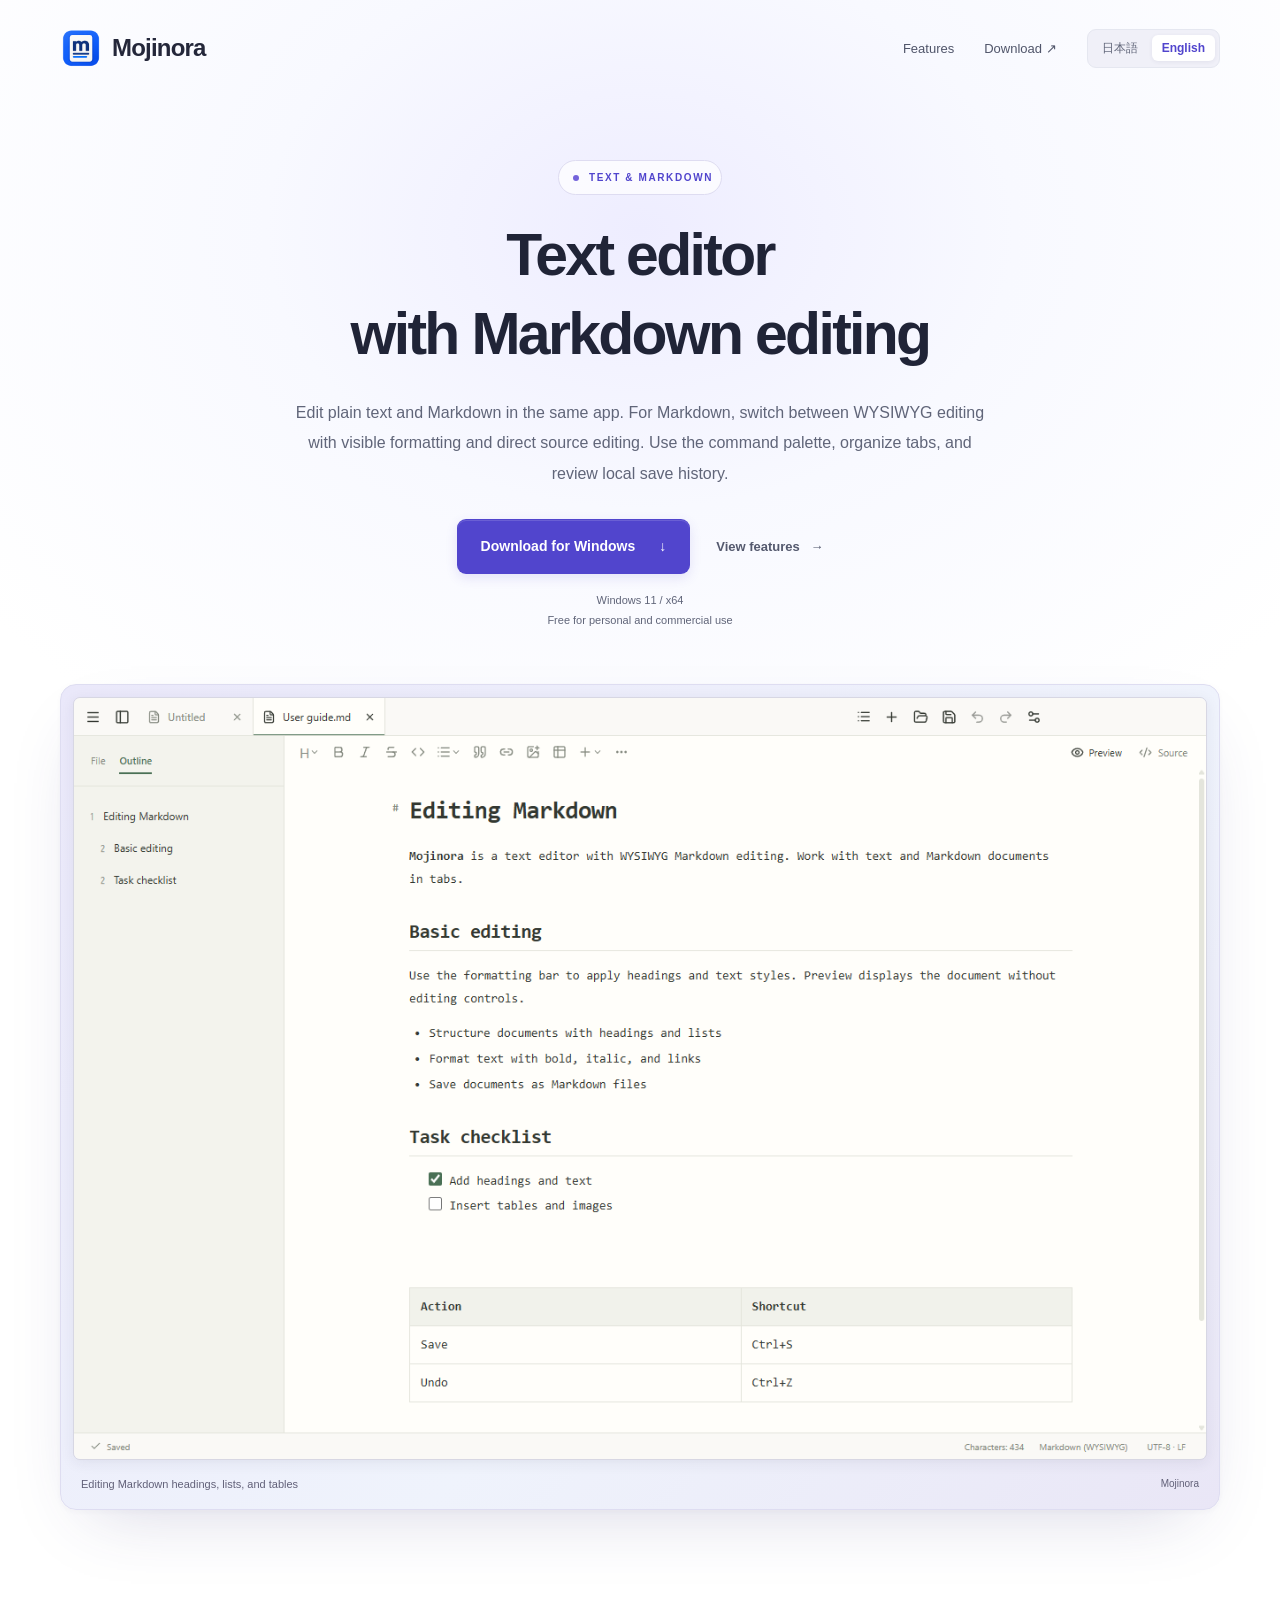
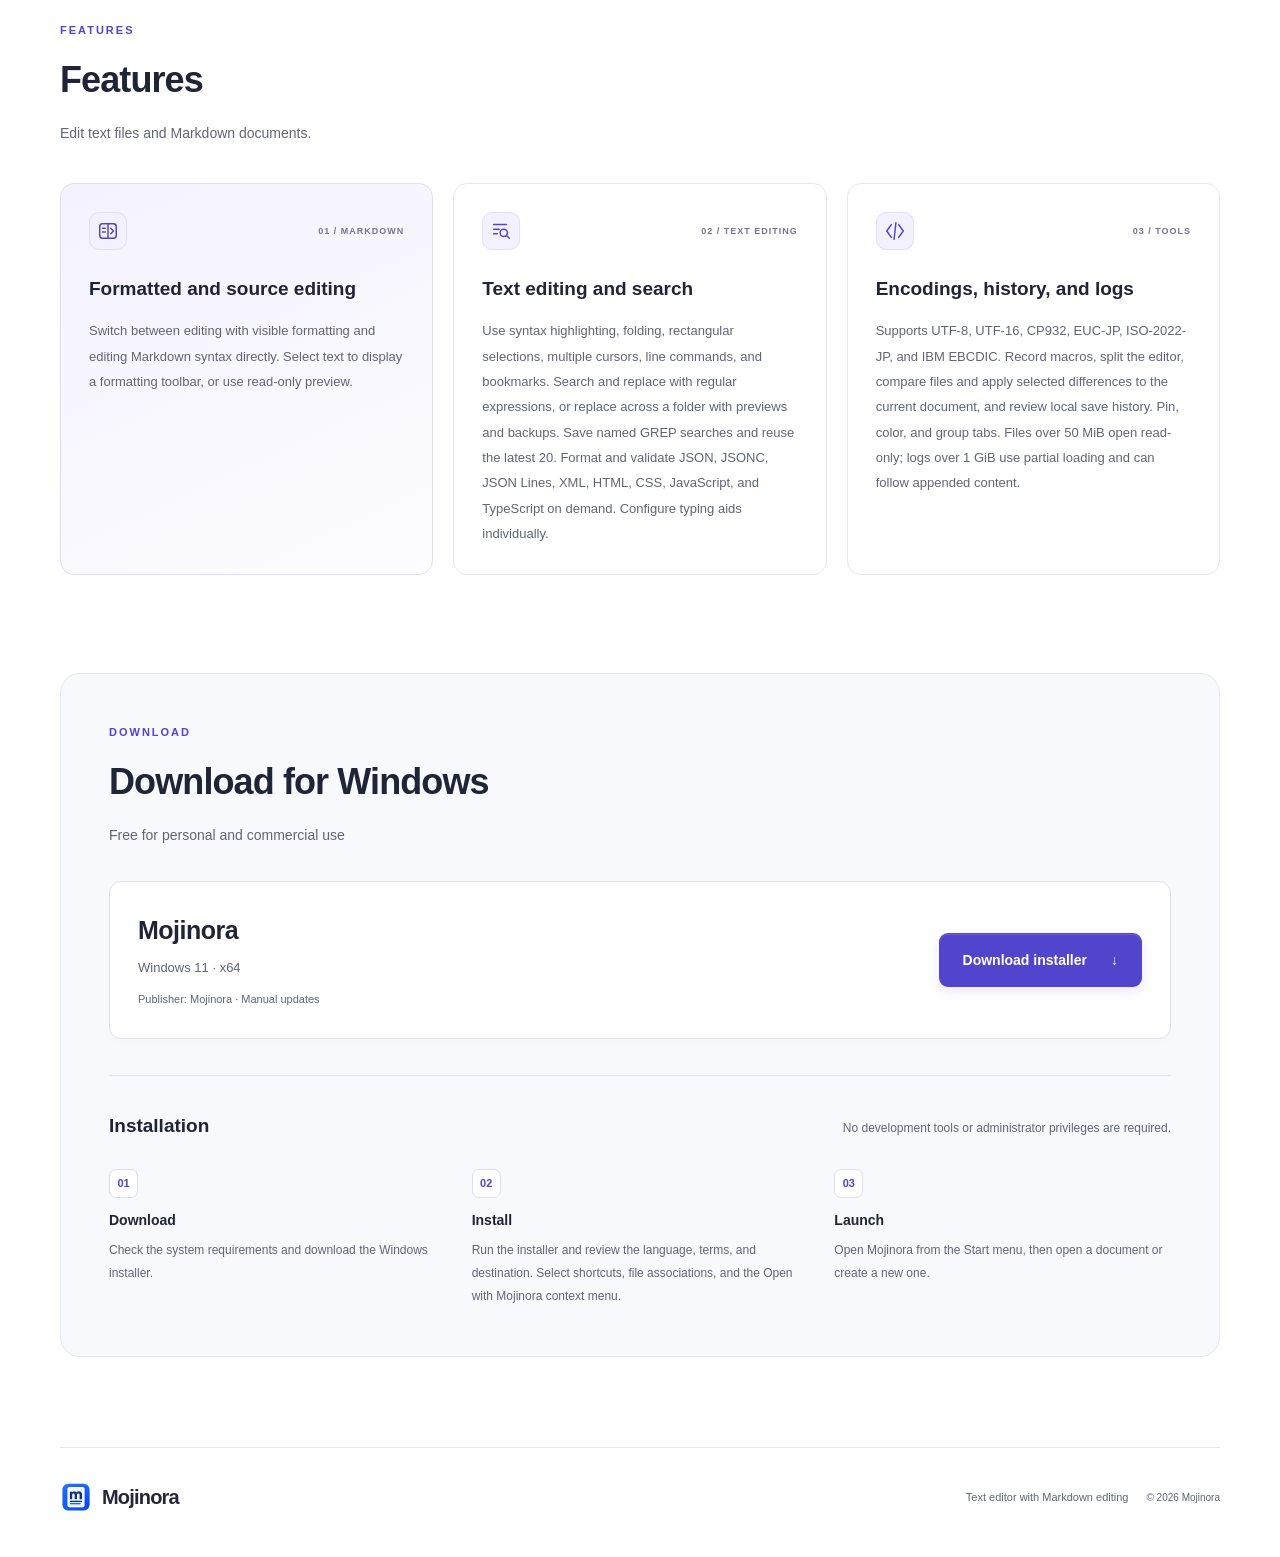
<file: mojinora/index.html>
<!doctype html>
<html lang="en">
<head>
  <meta charset="utf-8">
  <meta name="viewport" content="width=device-width, initial-scale=1">
  <title>Mojinora — Text editor with Markdown editing</title>
  <link rel="icon" href="assets/icon.png" type="image/png">
  <link rel="stylesheet" href="assets/site.css">
  <script src="assets/language.js"></script>
</head>
<body><main class="wrap language-entry"><img src="assets/icon.png" width="64" height="64" alt=""><h1>Mojinora</h1><p>Text editor with Markdown editing</p><nav aria-label="Language / 表示言語"><a class="button primary" href="ja/index.html" lang="ja">日本語</a><a class="button primary" href="en/index.html" lang="en">English</a></nav></main></body>
</html>
</file>
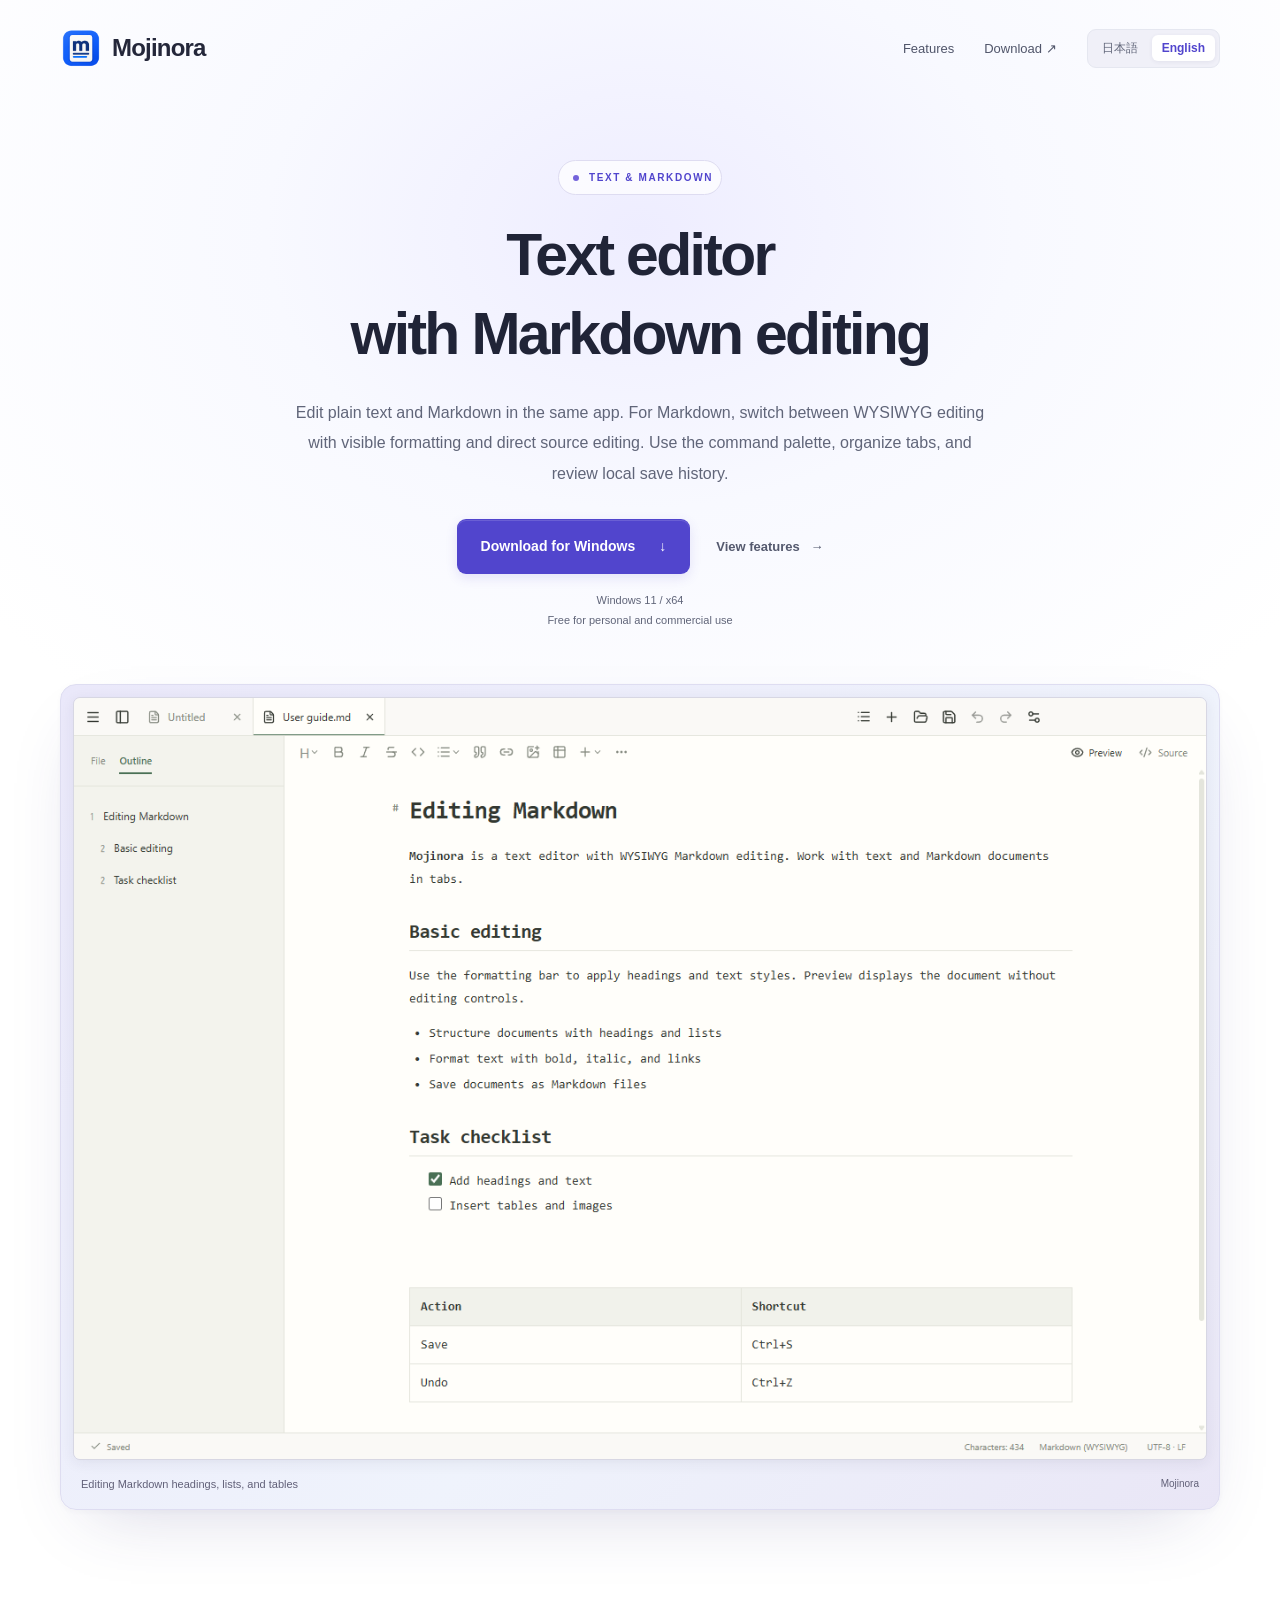
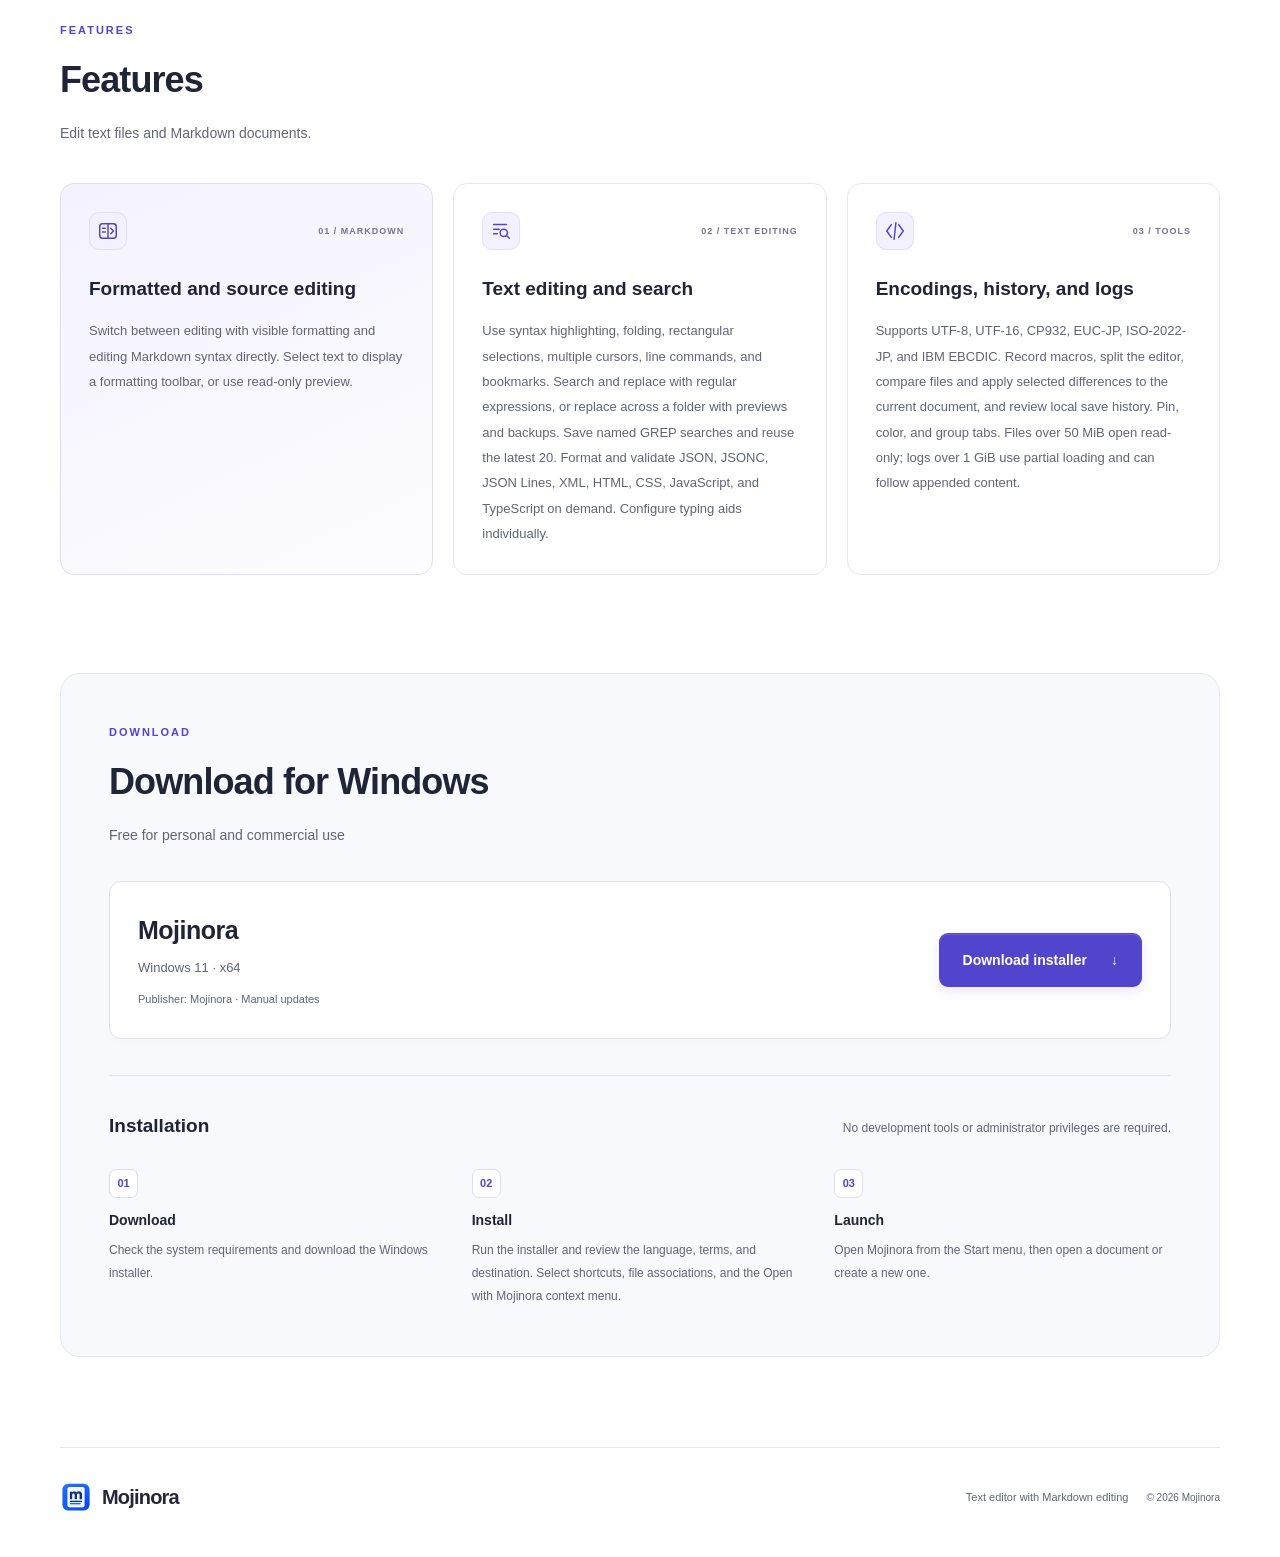
<file: mojinora/en/index.html>
<!doctype html>
<html lang="en">
<head>
  <meta charset="utf-8">
  <meta name="viewport" content="width=device-width, initial-scale=1">
  <meta name="description" content="Mojinora edits plain text and Markdown in tabs, with syntax highlighting, regular expression search, macros, large log viewing, a command palette, tab groups, and local save history. Free for personal and commercial use.">
  <meta name="color-scheme" content="light">
  <title>Mojinora — Text editor with Markdown editing</title>
  <link rel="icon" href="../assets/icon.png" type="image/png">
  <link rel="stylesheet" href="../assets/site.css">
  <link rel="alternate" hreflang="ja" href="../ja/index.html">
  <link rel="alternate" hreflang="en" href="../en/index.html">
  <link rel="alternate" hreflang="x-default" href="../index.html">
</head>
<body>
  <a class="skip-link" href="#main">Skip to content</a>
  <header class="site-header wrap">
    <a class="brand" href="#"><img src="../assets/icon.png" width="42" height="42" alt=""><span>Mojinora</span></a>
    <nav aria-label="Main navigation"><a href="#features">Features</a><a href="#download">Download <span aria-hidden="true">↗</span></a><span class="language-links"><a href="../ja/index.html" lang="ja" hreflang="ja" aria-current="false">日本語</a><span aria-hidden="true">/</span><a href="../en/index.html" lang="en" hreflang="en" aria-current="page">English</a></span></nav>
  </header>
  <main id="main">
    <section class="hero wrap" aria-labelledby="hero-title">
      <p class="eyebrow"><span class="dot" aria-hidden="true"></span> TEXT &amp; MARKDOWN</p>
      <h1 id="hero-title"><span>Text editor </span><span>with Markdown editing</span></h1>
      <p class="lead">Edit plain text and Markdown in the same app. For Markdown, switch between WYSIWYG editing with visible formatting and direct source editing. Use the command palette, organize tabs, and review local save history.</p>
      <div class="hero-actions"><a class="button primary installer-download" href="https://github.com/marinworks/marinworks.github.io/releases/download/mojinora-release/Mojinora-Setup-latest-x64.exe">Download for Windows <span aria-hidden="true">↓</span></a><a class="text-link" href="#features">View features <span aria-hidden="true">→</span></a></div>
      <p class="download-caption">Windows 11 / x64<br>Free for personal and commercial use</p>
      <figure class="app-preview"><img src="../assets/editor-en.png" width="1280" height="860" alt="Mojinora in formatted editing mode, with headings, a bulleted list, a task list, and a table in one document." fetchpriority="high"><figcaption>Editing Markdown headings, lists, and tables<span>Mojinora</span></figcaption></figure>
    </section>
    <section id="features" class="features wrap" aria-labelledby="features-title">
      <div class="section-heading"><p class="eyebrow">FEATURES</p><h2 id="features-title">Features</h2><p>Edit text files and Markdown documents.</p></div>
      <div class="feature-grid">
        <article><div class="feature-top"><svg class="feature-icon" viewBox="0 0 24 24" fill="none" stroke="currentColor" stroke-width="1.6" stroke-linecap="round" stroke-linejoin="round" aria-hidden="true"><rect x="3" y="4" width="18" height="16" rx="3"/><path d="M12 4v16M6 9h3m-3 4h3m6-4 3 3-3 3"/></svg><span class="feature-number">01 / MARKDOWN</span></div><h3>Formatted and source editing</h3><p>Switch between editing with visible formatting and editing Markdown syntax directly. Select text to display a formatting toolbar, or use read-only preview.</p></article>
        <article><div class="feature-top"><svg class="feature-icon" viewBox="0 0 24 24" fill="none" stroke="currentColor" stroke-width="1.6" stroke-linecap="round" stroke-linejoin="round" aria-hidden="true"><path d="M4 5h14M4 10h6M4 15h4"/><circle cx="15" cy="14" r="4"/><path d="m18 17 3 3"/></svg><span class="feature-number">02 / TEXT EDITING</span></div><h3>Text editing and search</h3><p>Use syntax highlighting, folding, rectangular selections, multiple cursors, line commands, and bookmarks. Search and replace with regular expressions, or replace across a folder with previews and backups. Save named GREP searches and reuse the latest 20. Format and validate JSON, JSONC, JSON Lines, XML, HTML, CSS, JavaScript, and TypeScript on demand. Configure typing aids individually.</p></article>
        <article><div class="feature-top"><svg class="feature-icon" viewBox="0 0 24 24" fill="none" stroke="currentColor" stroke-width="1.6" stroke-linecap="round" stroke-linejoin="round" aria-hidden="true"><path d="m8 5-5 7 5 7m8-14 5 7-5 7m-3-16-2 18"/></svg><span class="feature-number">03 / TOOLS</span></div><h3>Encodings, history, and logs</h3><p>Supports UTF-8, UTF-16, CP932, EUC-JP, ISO-2022-JP, and IBM EBCDIC. Record macros, split the editor, compare files and apply selected differences to the current document, and review local save history. Pin, color, and group tabs. Files over 50 MiB open read-only; logs over 1 GiB use partial loading and can follow appended content.</p></article>
      </div>
    </section>
    <section id="download" class="download-section wrap" aria-labelledby="download-title">
      <div class="section-heading"><p class="eyebrow">DOWNLOAD</p><h2 id="download-title">Download for Windows</h2><p>Free for personal and commercial use</p></div>
      <div class="download-panel"><div><h3>Mojinora</h3><p>Windows 11 · x64</p><p class="small">Publisher: Mojinora · Manual updates</p></div><a class="button primary installer-download" href="https://github.com/marinworks/marinworks.github.io/releases/download/mojinora-release/Mojinora-Setup-latest-x64.exe">Download installer <span aria-hidden="true">↓</span></a></div>
      <div id="guide" class="guide-grid install-guide">
        <div><h2>Installation</h2><p>No development tools or administrator privileges are required.</p></div>
        <ol class="steps"><li><h3>Download</h3><p>Check the system requirements and download the Windows installer.</p></li><li><h3>Install</h3><p>Run the installer and review the language, terms, and destination. Select shortcuts, file associations, and the Open with Mojinora context menu.</p></li><li><h3>Launch</h3><p>Open Mojinora from the Start menu, then open a document or create a new one.</p></li></ol>
      </div>
    </section>
  </main>
  <footer class="wrap site-footer"><a class="brand" href="#"><img src="../assets/icon.png" width="32" height="32" alt=""><span>Mojinora</span></a><p>Text editor with Markdown editing</p><span>© 2026 Mojinora</span></footer>
</body>
</html>
</file>
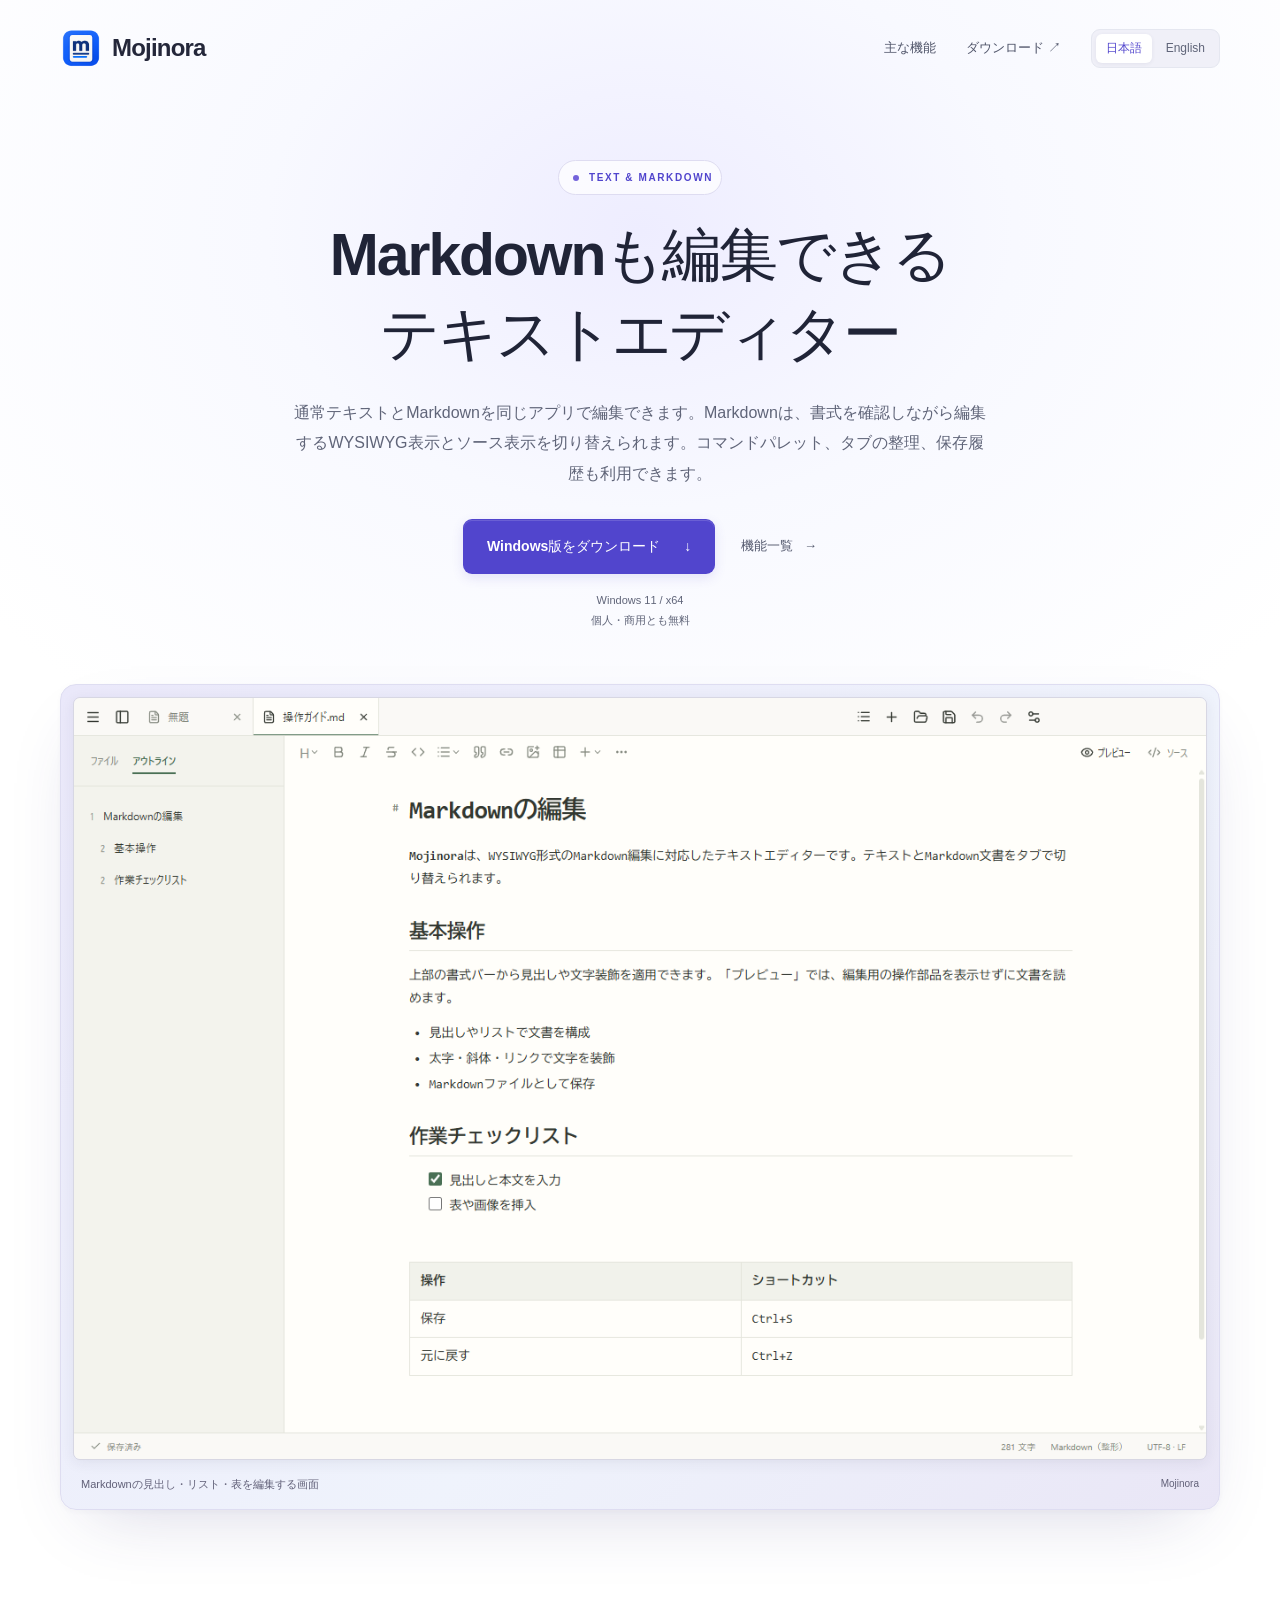
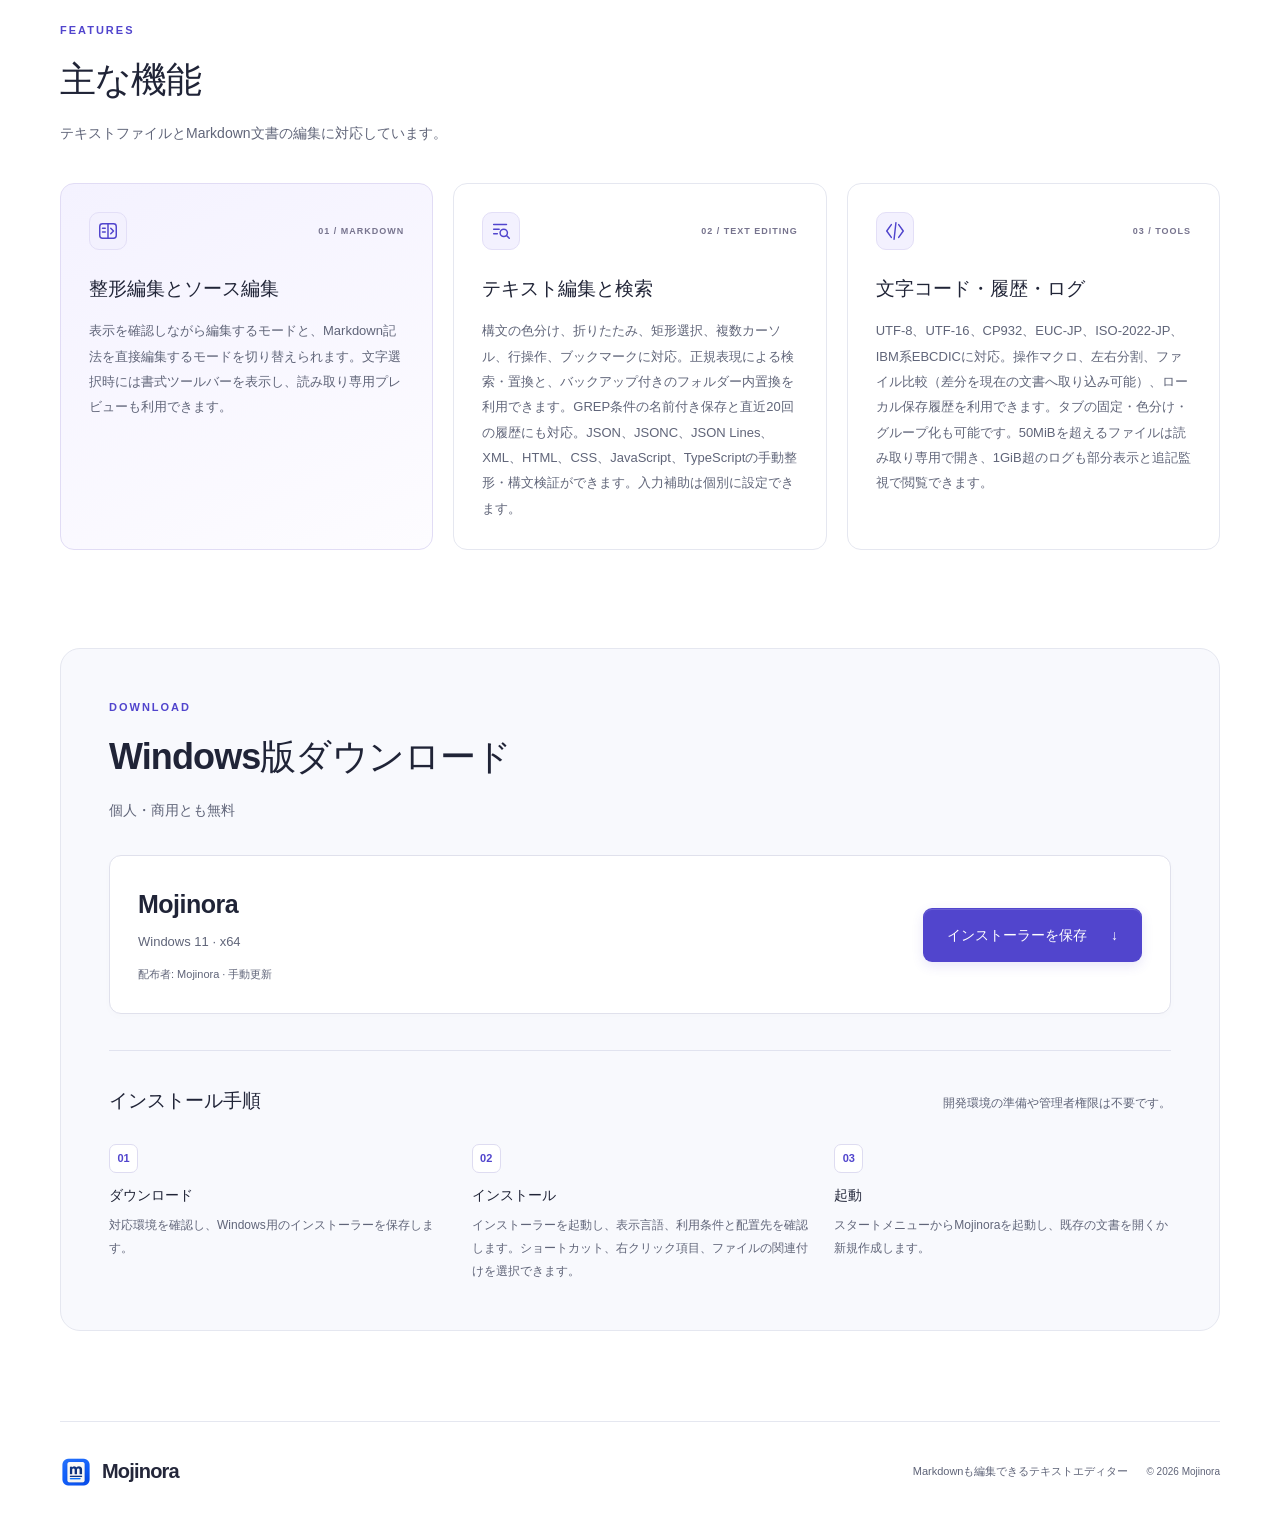
<file: mojinora/ja/index.html>
<!doctype html>
<html lang="ja">
<head>
  <meta charset="utf-8">
  <meta name="viewport" content="width=device-width, initial-scale=1">
  <meta name="description" content="Mojinoraは、通常テキストとMarkdownをタブで編集できるテキストエディターです。構文表示、正規表現検索、マクロ、大容量ログ、コマンドパレット、タブのグループ化とローカル保存履歴に対応しています。個人・商用とも無料です。">
  <meta name="color-scheme" content="light">
  <title>Mojinora — Markdownも編集できるテキストエディター</title>
  <link rel="icon" href="../assets/icon.png" type="image/png">
  <link rel="stylesheet" href="../assets/site.css">
  <link rel="alternate" hreflang="ja" href="../ja/index.html">
  <link rel="alternate" hreflang="en" href="../en/index.html">
  <link rel="alternate" hreflang="x-default" href="../index.html">
</head>
<body>
  <a class="skip-link" href="#main">本文へ移動</a>
  <header class="site-header wrap">
    <a class="brand" href="#"><img src="../assets/icon.png" width="42" height="42" alt=""><span>Mojinora</span></a>
    <nav aria-label="メインナビゲーション"><a href="#features">主な機能</a><a href="#download">ダウンロード <span aria-hidden="true">↗</span></a><span class="language-links"><a href="../ja/index.html" lang="ja" hreflang="ja" aria-current="page">日本語</a><span aria-hidden="true">/</span><a href="../en/index.html" lang="en" hreflang="en" aria-current="false">English</a></span></nav>
  </header>
  <main id="main">
    <section class="hero wrap" aria-labelledby="hero-title">
      <p class="eyebrow"><span class="dot" aria-hidden="true"></span> TEXT &amp; MARKDOWN</p>
      <h1 id="hero-title"><span>Markdownも編集できる</span><span>テキストエディター</span></h1>
      <p class="lead">通常テキストとMarkdownを同じアプリで編集できます。Markdownは、書式を確認しながら編集するWYSIWYG表示とソース表示を切り替えられます。コマンドパレット、タブの整理、保存履歴も利用できます。</p>
      <div class="hero-actions"><a class="button primary installer-download" href="https://github.com/marinworks/marinworks.github.io/releases/download/mojinora-release/Mojinora-Setup-latest-x64.exe">Windows版をダウンロード <span aria-hidden="true">↓</span></a><a class="text-link" href="#features">機能一覧 <span aria-hidden="true">→</span></a></div>
      <p class="download-caption">Windows 11 / x64<br>個人・商用とも無料</p>
      <figure class="app-preview"><img src="../assets/editor-ja.png" width="1280" height="860" alt="Mojinoraの整形編集画面。見出し、箇条書き、チェックリストと表を同じ文書の中で編集できます。" fetchpriority="high"><figcaption>Markdownの見出し・リスト・表を編集する画面<span>Mojinora</span></figcaption></figure>
    </section>
    <section id="features" class="features wrap" aria-labelledby="features-title">
      <div class="section-heading"><p class="eyebrow">FEATURES</p><h2 id="features-title">主な機能</h2><p>テキストファイルとMarkdown文書の編集に対応しています。</p></div>
      <div class="feature-grid">
        <article><div class="feature-top"><svg class="feature-icon" viewBox="0 0 24 24" fill="none" stroke="currentColor" stroke-width="1.6" stroke-linecap="round" stroke-linejoin="round" aria-hidden="true"><rect x="3" y="4" width="18" height="16" rx="3"/><path d="M12 4v16M6 9h3m-3 4h3m6-4 3 3-3 3"/></svg><span class="feature-number">01 / MARKDOWN</span></div><h3>整形編集とソース編集</h3><p>表示を確認しながら編集するモードと、Markdown記法を直接編集するモードを切り替えられます。文字選択時には書式ツールバーを表示し、読み取り専用プレビューも利用できます。</p></article>
        <article><div class="feature-top"><svg class="feature-icon" viewBox="0 0 24 24" fill="none" stroke="currentColor" stroke-width="1.6" stroke-linecap="round" stroke-linejoin="round" aria-hidden="true"><path d="M4 5h14M4 10h6M4 15h4"/><circle cx="15" cy="14" r="4"/><path d="m18 17 3 3"/></svg><span class="feature-number">02 / TEXT EDITING</span></div><h3>テキスト編集と検索</h3><p>構文の色分け、折りたたみ、矩形選択、複数カーソル、行操作、ブックマークに対応。正規表現による検索・置換と、バックアップ付きのフォルダー内置換を利用できます。GREP条件の名前付き保存と直近20回の履歴にも対応。JSON、JSONC、JSON Lines、XML、HTML、CSS、JavaScript、TypeScriptの手動整形・構文検証ができます。入力補助は個別に設定できます。</p></article>
        <article><div class="feature-top"><svg class="feature-icon" viewBox="0 0 24 24" fill="none" stroke="currentColor" stroke-width="1.6" stroke-linecap="round" stroke-linejoin="round" aria-hidden="true"><path d="m8 5-5 7 5 7m8-14 5 7-5 7m-3-16-2 18"/></svg><span class="feature-number">03 / TOOLS</span></div><h3>文字コード・履歴・ログ</h3><p>UTF-8、UTF-16、CP932、EUC-JP、ISO-2022-JP、IBM系EBCDICに対応。操作マクロ、左右分割、ファイル比較（差分を現在の文書へ取り込み可能）、ローカル保存履歴を利用できます。タブの固定・色分け・グループ化も可能です。50MiBを超えるファイルは読み取り専用で開き、1GiB超のログも部分表示と追記監視で閲覧できます。</p></article>
      </div>
    </section>
    <section id="download" class="download-section wrap" aria-labelledby="download-title">
      <div class="section-heading"><p class="eyebrow">DOWNLOAD</p><h2 id="download-title">Windows版ダウンロード</h2><p>個人・商用とも無料</p></div>
      <div class="download-panel"><div><h3>Mojinora</h3><p>Windows 11 · x64</p><p class="small">配布者: Mojinora · 手動更新</p></div><a class="button primary installer-download" href="https://github.com/marinworks/marinworks.github.io/releases/download/mojinora-release/Mojinora-Setup-latest-x64.exe">インストーラーを保存 <span aria-hidden="true">↓</span></a></div>
      <div id="guide" class="guide-grid install-guide">
        <div><h2>インストール手順</h2><p>開発環境の準備や管理者権限は不要です。</p></div>
        <ol class="steps"><li><h3>ダウンロード</h3><p>対応環境を確認し、Windows用のインストーラーを保存します。</p></li><li><h3>インストール</h3><p>インストーラーを起動し、表示言語、利用条件と配置先を確認します。ショートカット、右クリック項目、ファイルの関連付けを選択できます。</p></li><li><h3>起動</h3><p>スタートメニューからMojinoraを起動し、既存の文書を開くか新規作成します。</p></li></ol>
      </div>
    </section>
  </main>
  <footer class="wrap site-footer"><a class="brand" href="#"><img src="../assets/icon.png" width="32" height="32" alt=""><span>Mojinora</span></a><p>Markdownも編集できるテキストエディター</p><span>© 2026 Mojinora</span></footer>
</body>
</html>
</file>
<file: mojinora/assets/site.css>
:root{font-family:-apple-system,BlinkMacSystemFont,"Segoe UI","Yu Gothic UI",Meiryo,sans-serif;color:#202437;background:#fff;font-synthesis:none;--accent:#5145cd;--muted:#606579;--line:#e5e7f0;--soft:#f5f5fc}
*{box-sizing:border-box}html{scroll-behavior:smooth;scroll-padding-top:32px}body{margin:0;background:radial-gradient(ellipse 65% 620px at 50% 230px,#eeedff 0,#f8f9ff 45%,transparent 100%)}a{color:var(--accent);text-underline-offset:5px;-webkit-tap-highlight-color:transparent}a:focus-visible{outline:3px solid #6753d6;outline-offset:5px;border-radius:4px}::selection{background:#ded9ff;color:#252039}
.wrap{width:min(1160px,calc(100% - 80px));margin-inline:auto}.skip-link{position:absolute;top:-80px;left:18px;background:#fff;padding:12px;z-index:2}.skip-link:focus{top:12px}
.site-header{display:flex;align-items:center;justify-content:space-between;min-height:96px;gap:24px}.brand{display:inline-flex;align-items:center;gap:10px;color:#24273a;font-size:24px;font-weight:700;letter-spacing:-.8px;text-decoration:none}.brand img{object-fit:contain}.site-header nav{display:flex;align-items:center;gap:30px;font-size:13px}.site-header nav>a{text-decoration:none;color:#50556a}.site-header nav>a:hover{color:var(--accent)}
.language-links{display:flex;gap:4px;align-items:center;padding:4px;background:#f0f0f8;border:1px solid var(--line);border-radius:9px;white-space:nowrap}.language-links>span{display:none}.language-links a{padding:6px 10px;border-radius:6px;text-decoration:none;color:var(--muted);font-size:12px}.language-links [aria-current="page"]{background:#fff;color:var(--accent);box-shadow:0 1px 4px #25245112;font-weight:650}
.hero{padding-top:64px;text-align:center}.eyebrow{display:flex;align-items:center;gap:10px;font-size:11px;font-weight:650;letter-spacing:2px;color:var(--accent);margin:0 0 20px}.hero>.eyebrow{display:inline-flex;padding:7px 8px 7px 14px;border:1px solid #dedcf1;border-radius:30px;background:#ffffffb8;font-size:10px;letter-spacing:1.6px}.dot{width:6px;height:6px;border-radius:50%;background:#7463db}
h1,h2,h3{margin:0}h1{max-width:920px;margin:0 auto 24px;font-size:clamp(36px,4.6vw,60px);font-weight:750;line-height:1.35;letter-spacing:-.045em;text-wrap:balance}html[lang="ja"] h1{max-width:850px;letter-spacing:-.035em}h2{font-size:clamp(27px,3vw,36px);font-weight:700;line-height:1.5;letter-spacing:-.025em}h3{font-size:19px;line-height:1.6;font-weight:650}p{line-height:1.9}
.hero h1>span{display:block}
.lead{max-width:700px;margin:0 auto 30px;font-size:16px;color:var(--muted);text-wrap:pretty}.hero-actions{display:flex;align-items:center;justify-content:center;gap:26px;flex-wrap:wrap}.button{display:inline-flex;align-items:center;justify-content:center;gap:24px;padding:15px 23px;border:1px solid transparent;border-radius:9px;font-size:14px;font-weight:650;line-height:1.6;text-decoration:none;text-align:center;transition:background .18s,box-shadow .18s,transform .18s}.button.primary{background:var(--accent);color:#fff;box-shadow:0 4px 12px #5145cd22,inset 0 1px #ffffff24}.button.primary:hover{background:#4236b8;box-shadow:0 6px 16px #5145cd30;transform:translateY(-1px)}.text-link{font-size:13px;font-weight:600;color:#54596e;text-decoration:none}.text-link span{display:inline-block;margin-left:7px}.text-link:hover{color:var(--accent);text-decoration:underline}.download-caption{margin:16px 0 0;font-size:11px;line-height:1.85;color:var(--muted)}
.app-preview{margin:54px 0 0;padding:12px 12px 0;border:1px solid #deddf1;border-radius:16px;background:linear-gradient(135deg,#eae8fa,#eff3fc 60%,#e9e6f6);box-shadow:0 28px 70px -30px #3c377b38,0 2px 5px #38305e08;text-align:left}.app-preview img{display:block;width:100%;height:auto;border:1px solid #d7d7e3;border-radius:7px;background:#fff;box-shadow:0 3px 14px #24243e13}.app-preview figcaption{display:flex;justify-content:space-between;gap:16px;padding:16px 8px;color:#626179;font-size:11px;line-height:1.6}.app-preview figcaption span{white-space:nowrap;font-size:10px}
.features{padding-block:110px 80px}.section-heading{max-width:700px}.section-heading .eyebrow{margin-bottom:12px}.section-heading>p:not(.eyebrow){margin:13px 0 0;font-size:14px;color:var(--muted)}.feature-grid{display:grid;grid-template-columns:repeat(3,minmax(0,1fr));gap:20px;margin-top:36px}.feature-grid article{padding:28px;border:1px solid var(--line);border-radius:14px;background:#fff}.feature-grid article:first-child{background:linear-gradient(155deg,#f4f2ff,#fdfcff);border-color:#e1dcf5}.feature-top{display:flex;align-items:center;justify-content:space-between;gap:12px;margin-bottom:24px}.feature-icon{width:38px;height:38px;padding:7px;border:1px solid #e3dff7;border-radius:10px;color:var(--accent);background:#f3f1fe}.feature-number{color:#77748e;font-size:9px;font-weight:600;letter-spacing:1px}.feature-grid h3{margin-bottom:14px}.feature-grid p{margin:0;color:var(--muted);font-size:13px;line-height:1.95}
.download-section{padding:48px;margin-block:18px 90px;border:1px solid var(--line);border-radius:20px;background:#f8f9fd}.download-panel{display:flex;justify-content:space-between;align-items:center;gap:24px;margin-top:32px;padding:28px;border:1px solid #e0e1ec;border-radius:12px;background:#fff;box-shadow:0 3px 8px #24243e04}.download-panel h3{margin-bottom:6px;font-size:25px;letter-spacing:-.5px}.download-panel h3 span{display:inline-block;vertical-align:middle;margin-left:8px;padding:3px 8px;border:1px solid var(--line);border-radius:5px;color:#66627e;font-size:11px;font-weight:500;letter-spacing:0}.download-panel p{margin:0;font-size:13px;color:var(--muted)}.download-panel p.small{margin-top:9px;font-size:11px}.download-panel .button{flex-shrink:0}
.install-guide{padding-top:36px;margin-top:36px;border-top:1px solid #e1e3ef}.guide-grid>div{display:flex;align-items:baseline;justify-content:space-between;flex-wrap:wrap;gap:8px 24px}.guide-grid h2{font-size:19px;letter-spacing:0}.guide-grid>div>p{margin:0;font-size:12px;color:var(--muted)}.steps{display:grid;grid-template-columns:repeat(3,minmax(0,1fr));gap:26px;list-style:none;counter-reset:steps;margin:28px 0 0;padding:0}.steps li{position:relative;counter-increment:steps;padding-top:40px}.steps li::before{content:counter(steps,decimal-leading-zero);position:absolute;top:0;left:0;font-size:11px;font-weight:650;color:var(--accent);width:27px;height:27px;border:1px solid #dedcf1;border-radius:7px;background:#fff;display:grid;place-items:center}.steps h3{font-size:14px;margin-bottom:8px}.steps p{font-size:12px;color:var(--muted);margin:0}
.site-footer{display:flex;align-items:center;flex-wrap:wrap;gap:18px;padding-block:28px 38px;border-top:1px solid var(--line)}.site-footer .brand{font-size:20px}.site-footer p{color:var(--muted);font-size:11px;margin-left:auto}.site-footer>span{color:var(--muted);font-size:10px}
.language-entry{max-width:700px;margin-block:15vh;padding:44px;border:1px solid var(--line);border-radius:20px;background:#fff;box-shadow:0 18px 60px #29224c10}.language-entry h1{margin:16px 0;text-align:left}.language-entry p{color:var(--muted)}.language-entry nav{display:flex;gap:12px;flex-wrap:wrap;margin-top:28px}
@media(max-width:900px){.wrap{width:calc(100% - 48px)}.feature-grid{gap:14px}.feature-grid article{padding:20px}.feature-top{flex-wrap:wrap}.download-section{padding:32px}}
@media(max-width:760px){.site-header{min-height:84px;gap:16px}.site-header nav{gap:18px}.site-header nav>a:first-child{display:none}.brand{font-size:22px}.hero{padding-top:44px}.hero h1{font-size:38px}.lead{font-size:14px}.features{padding-block:70px 42px}.feature-grid{grid-template-columns:1fr;gap:16px;margin-top:28px}.feature-grid article{padding:26px}.feature-top{margin-bottom:18px}.download-section{margin-bottom:52px;padding:28px}.download-panel{align-items:stretch;flex-direction:column;padding:24px}.steps{grid-template-columns:1fr;gap:24px}.steps li{padding:0 0 0 42px}.guide-grid>div{display:block}.guide-grid>div>p{margin-top:8px}.site-footer p{flex-basis:100%;order:2;margin:0}.site-footer>span{margin-left:auto}}
@media(max-width:480px){.wrap{width:calc(100% - 32px)}.site-header nav>a{display:none}.brand{gap:6px;font-size:21px}.site-header .brand img{width:34px;height:34px}.language-links{padding:3px;gap:1px}.language-links a{font-size:10px;padding:6px 7px}.hero{padding-top:34px}.hero h1{font-size:31px;line-height:1.45}.hero>.eyebrow{font-size:9px;letter-spacing:1.2px}.hero-actions{gap:18px}.hero .button{width:100%}.app-preview{margin-top:32px;padding:5px 5px 0;border-radius:10px}.app-preview img{border-radius:5px}.app-preview figcaption{flex-direction:column;gap:4px;padding:11px 7px;font-size:10px}.download-section{padding:24px 18px;border-radius:14px}.download-panel{padding:19px}.download-panel .button{font-size:12px;padding-inline:13px;gap:12px}.language-entry{padding:28px}}
@media(max-width:480px){.download-section>.section-heading h2{font-size:23px;text-wrap:balance}}
@media(max-width:360px){.hero h1{font-size:28px}}
@media(prefers-reduced-motion:reduce){html{scroll-behavior:auto}*{transition:none!important}}
</file>
